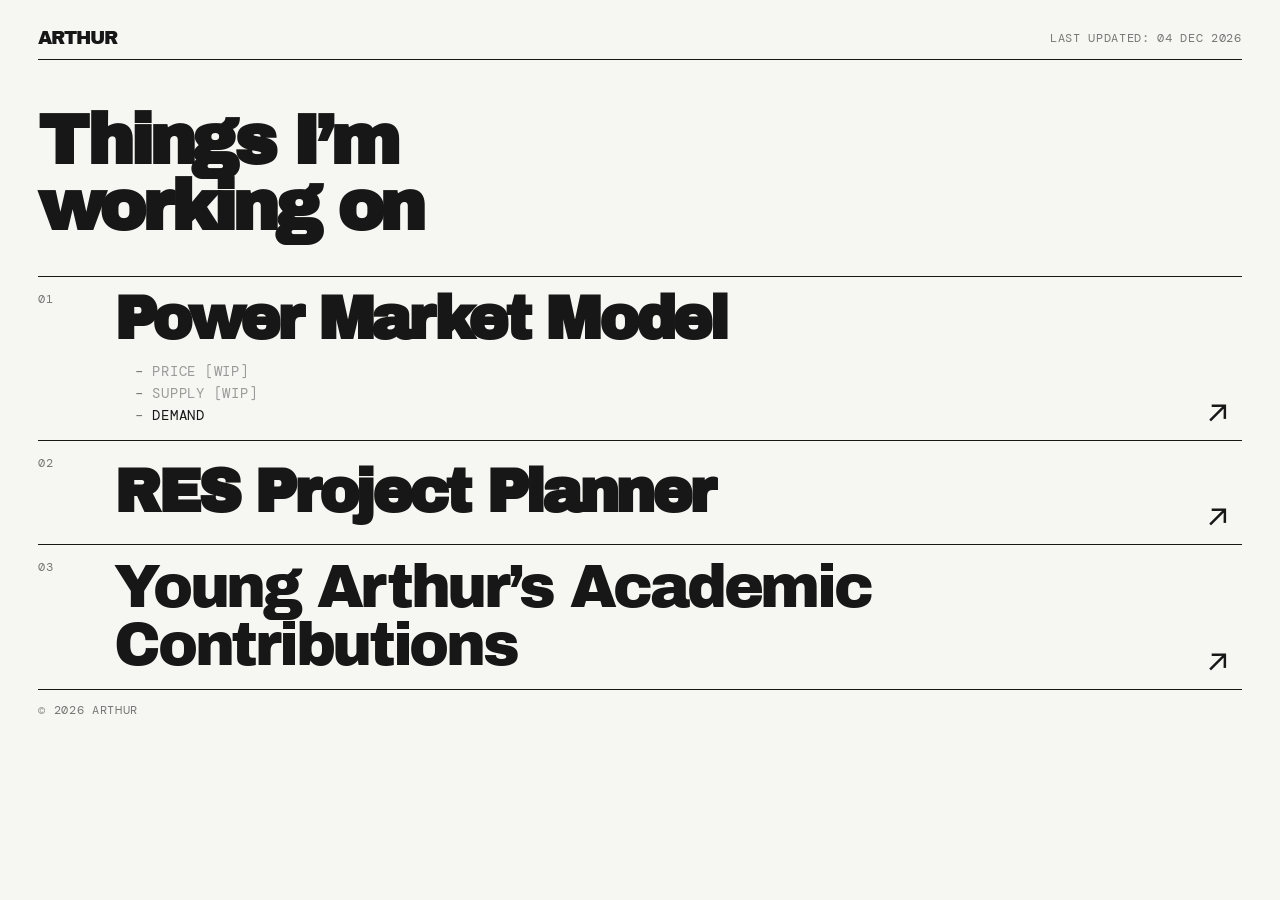
<file: index.html>
<!doctype html>
<html lang="en">
  <head>
    <meta charset="UTF-8" />
    <meta name="viewport" content="width=device-width, initial-scale=1.0" />
    <meta name="description" content="Arthur's project portfolio." />
    <title>Arthur — Projects</title>
    <link rel="preconnect" href="https://fonts.googleapis.com" />
    <link rel="preconnect" href="https://fonts.gstatic.com" crossorigin />
    <link href="https://fonts.googleapis.com/css2?family=Archivo+Black&family=DM+Mono:wght@400;500&family=Inter:wght@400;500;600;700;800&display=swap" rel="stylesheet" />
    <link rel="stylesheet" href="styles.css?v=2026-11-19b" />
  </head>
  <body>
    <div class="custom-cursor" aria-hidden="true"></div>
    <main class="page-shell">
      <header class="site-header">
        <a class="wordmark" href="./" aria-label="Arthur's project portfolio">ARTHUR</a>
        <p class="header-note" id="updated-on">LAST UPDATED: —</p>
      </header>

      <section class="intro" aria-labelledby="page-title">
        <h1 id="page-title">Things I’m<br />working on</h1>
      </section>

      <section class="projects" aria-label="Projects">
        <div class="project-card project-card--split">
          <div class="project-number">01</div>
          <div class="project-content">
            <h2><a class="card-link" href="power-market-model.html">Power Market Model</a></h2>
            <ul class="project-sublist">
              <li class="is-wip">Price [WIP]</li>
              <li class="is-wip">Supply [WIP]</li>
              <li><a href="power-demand.html">Demand</a></li>
            </ul>
          </div>
          <span class="arrow" aria-hidden="true">↗</span>
        </div>
        <a class="project-card project-card--link" href="https://renewables-year-weaver.lovable.app" target="_blank" rel="noreferrer">
          <div class="project-number">02</div>
          <div class="project-content">
            <h2>RES Project Planner</h2>
          </div>
          <span class="arrow" aria-hidden="true">↗</span>
        </a>
        <button class="project-card project-card--button" type="button" data-open-modal>
          <span class="project-number">03</span>
          <span class="project-content">
            <span class="project-title">Young Arthur’s Academic Contributions</span>
          </span>
          <span class="arrow" aria-hidden="true">↗</span>
        </button>
      </section>

      <footer><span>© 2026 ARTHUR</span></footer>
    </main>

    <dialog class="modal" aria-labelledby="modal-title">
      <div class="modal-header">
        <h2 id="modal-title">Academic Contributions?</h2>
        <button class="close-button" type="button" aria-label="Close academic contributions" data-close-modal>×</button>
      </div>
      <p class="modal-eyebrow">THESES</p>
      <div class="thesis-list">
        <a class="thesis-card" href="https://www.diva-portal.org/smash/record.jsf?pid=diva2%3A1793599&dswid=9475" target="_blank" rel="noreferrer">
          <span class="source">DIVA PORTAL <span aria-hidden="true">↗</span></span>
          <strong>Master Thesis</strong><span class="thesis-arrow" aria-hidden="true">↗</span>
        </a>
        <a class="thesis-card" href="https://epub.fir.de/frontdoor/index/index/year/2021/docId/441" target="_blank" rel="noreferrer">
          <span class="source">FIR EPUB <span aria-hidden="true">↗</span></span>
          <strong>Bachelor Thesis</strong><span class="thesis-arrow" aria-hidden="true">↗</span>
        </a>
      </div>
    </dialog>
    <script src="cursor.js?v=2026-11-19b"></script>
    <script src="script.js?v=2026-11-19b"></script>
  </body>
</html>
</file>
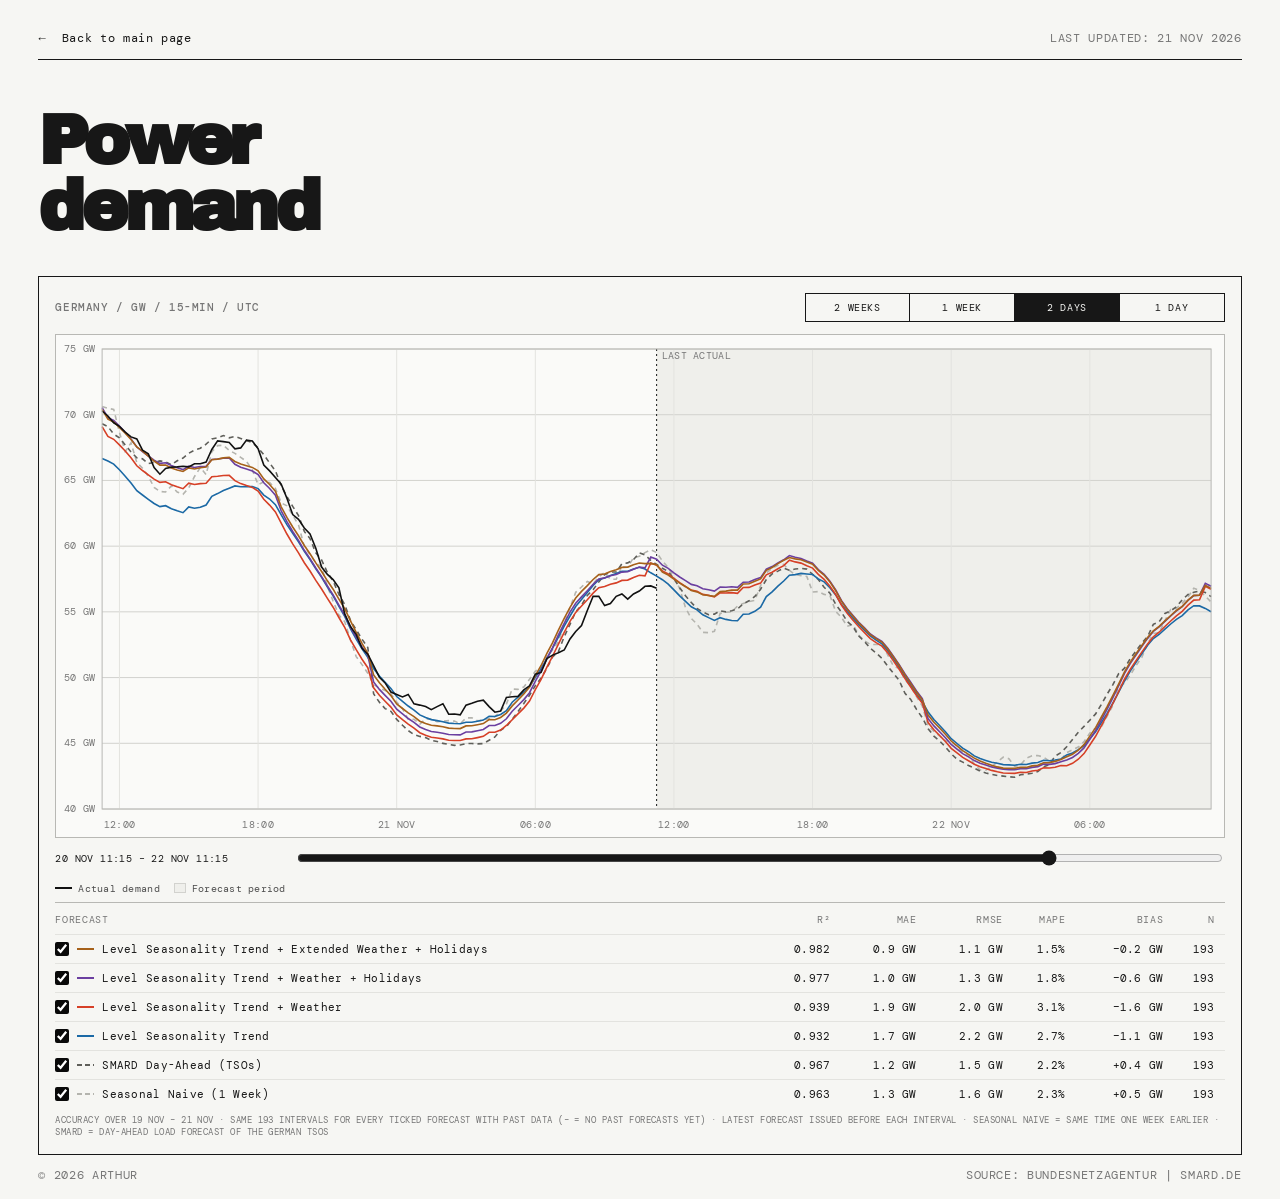
<file: power-demand.html>
<!doctype html>
<html lang="en">
  <head>
    <meta charset="UTF-8" />
    <meta name="viewport" content="width=device-width, initial-scale=1.0" />
    <meta name="description" content="German power demand: actuals and model forecasts." />
    <title>Power Demand — Arthur</title>
    <link rel="preconnect" href="https://fonts.googleapis.com" />
    <link rel="preconnect" href="https://fonts.gstatic.com" crossorigin />
    <link href="https://fonts.googleapis.com/css2?family=Archivo+Black&family=DM+Mono:wght@400;500&family=Inter:wght@400;500;600;700;800&display=swap" rel="stylesheet" />
    <link rel="stylesheet" href="styles.css?v=2026-11-20l" />
    <link rel="stylesheet" href="power-market-model.css?v=2026-11-20l" />
  </head>
  <body>
    <div class="custom-cursor" aria-hidden="true"></div>
    <main class="page-shell model-page">
      <header class="site-header model-header">
        <a class="back-link" href="./">←&nbsp; Back to main page</a>
        <p class="header-note" id="updated-on">LAST UPDATED: —</p>
      </header>

      <section class="model-intro" aria-labelledby="page-title">
        <h1 id="page-title">Power<br />demand</h1>
      </section>

      <section class="chart-grid chart-grid--single" aria-label="Power demand chart">
        <article class="chart-panel" id="demand-panel">
          <div class="demand-toolbar">
            <p class="eyebrow">GERMANY / GW / 15-MIN / UTC</p>
            <div class="view-tabs" role="group" aria-label="Timeframe">
              <button type="button" data-days="14" aria-pressed="false">2 WEEKS</button>
              <button type="button" data-days="7" aria-pressed="false">1 WEEK</button>
              <button type="button" data-days="2" aria-pressed="true">2 DAYS</button>
              <button type="button" data-days="1" aria-pressed="false">1 DAY</button>
            </div>
          </div>
          <div class="chart-wrap">
            <div class="chart-loading" id="chart-status">Loading demand data…</div>
            <svg id="demand-chart" role="img" aria-label="German power demand: actuals and selected forecasts"></svg>
            <div class="chart-tip" hidden></div>
          </div>
          <label class="moment">
            <span class="moment-label" id="window-label">—</span>
            <input type="range" id="window-slider" min="0" max="0" step="1" value="0" aria-label="Move the time window" />
          </label>
          <div class="legend" id="demand-legend" aria-label="Chart legend"></div>
          <div class="table-scroll">
            <table class="model-table" id="model-table">
              <thead>
                <tr>
                  <th scope="col">Forecast</th>
                  <th scope="col" title="Coefficient of determination">R²</th>
                  <th scope="col" title="Mean absolute error">MAE</th>
                  <th scope="col" title="Root mean squared error">RMSE</th>
                  <th scope="col" title="Mean absolute percentage error">MAPE</th>
                  <th scope="col" title="Mean forecast minus actual">Bias</th>
                  <th scope="col" title="Intervals with both forecast and actual">N</th>
                </tr>
              </thead>
              <tbody></tbody>
            </table>
          </div>
          <p class="supply-note" id="stats-note"></p>
        </article>
      </section>

      <footer><span>© 2026 ARTHUR</span><span>SOURCE: BUNDESNETZAGENTUR | SMARD.DE</span></footer>
    </main>
    <script src="cursor.js?v=2026-11-20l"></script>
    <script src="power-demand.js?v=2026-11-20l"></script>
  </body>
</html>
</file>
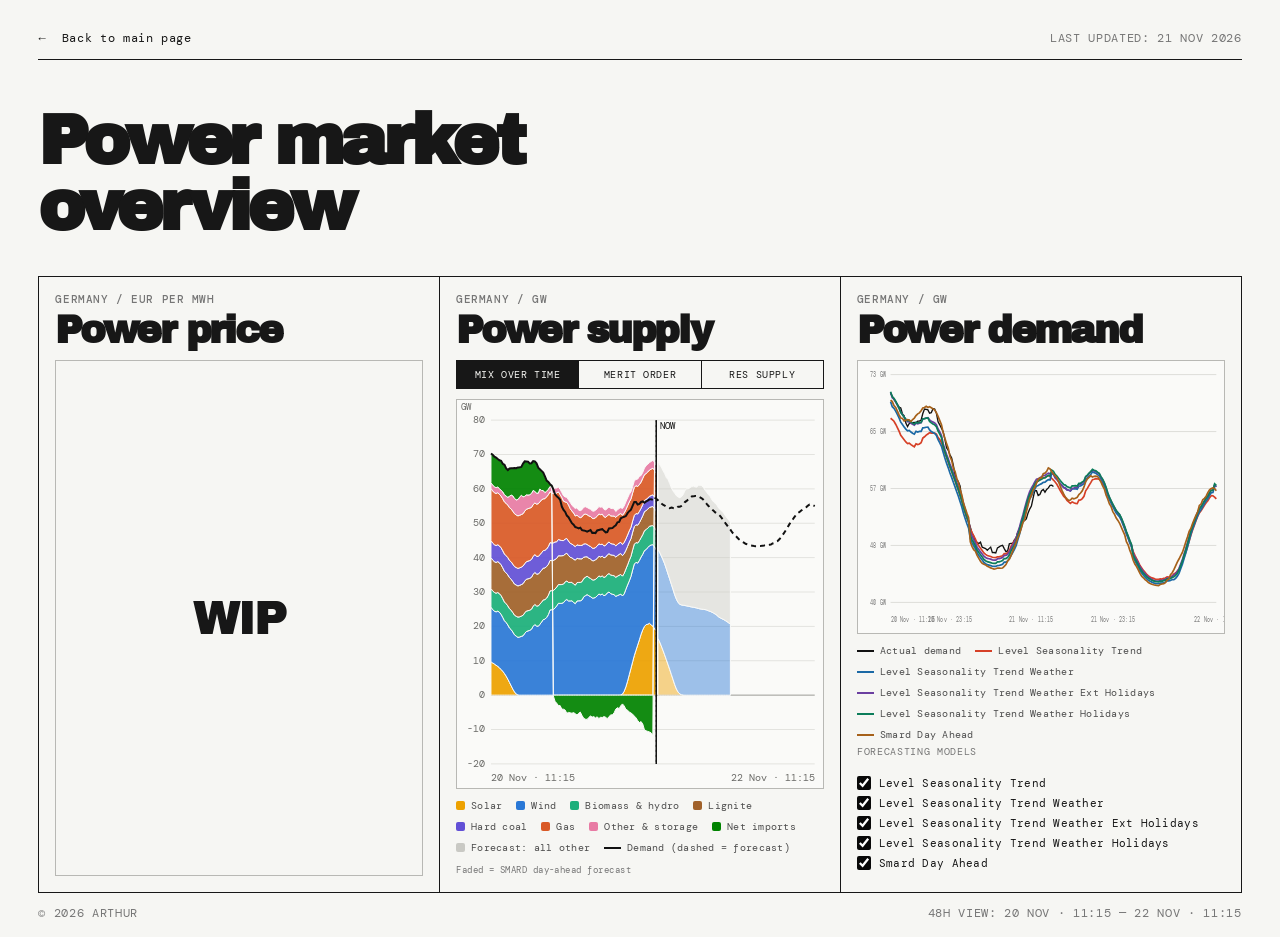
<file: power-market-model.html>
<!doctype html>
<html lang="en">
  <head>
    <meta charset="UTF-8" />
    <meta name="viewport" content="width=device-width, initial-scale=1.0" />
    <meta name="description" content="German power market model dashboard." />
    <title>Power Market Model — Arthur</title>
    <link rel="preconnect" href="https://fonts.googleapis.com" />
    <link rel="preconnect" href="https://fonts.gstatic.com" crossorigin />
    <link href="https://fonts.googleapis.com/css2?family=Archivo+Black&family=DM+Mono:wght@400;500&family=Inter:wght@400;500;600;700;800&display=swap" rel="stylesheet" />
    <link rel="stylesheet" href="styles.css?v=2026-11-10e" />
    <link rel="stylesheet" href="power-market-model.css?v=2026-11-10e" />
  </head>
  <body>
    <div class="custom-cursor" aria-hidden="true"></div>
    <main class="page-shell model-page">
      <header class="site-header model-header">
        <a class="back-link" href="./">←&nbsp; Back to main page</a>
        <p class="header-note" id="snapshot-updated">LAST UPDATED: —</p>
      </header>

      <section class="model-intro" aria-labelledby="page-title">
        <h1 id="page-title">Power market<br />overview</h1>
      </section>

      <section class="chart-grid" aria-label="Power market charts">
        <article class="chart-panel chart-panel--wip">
          <div class="chart-heading">
            <p class="eyebrow">GERMANY / EUR PER MWH</p>
            <h2>Power price</h2>
          </div>
          <div class="wip-state"><span>WIP</span></div>
        </article>

        <article class="chart-panel" id="supply-panel">
          <div class="chart-heading">
            <p class="eyebrow">GERMANY / GW</p>
            <h2>Power supply</h2>
          </div>
          <div class="view-tabs" role="group" aria-label="Supply chart view">
            <button type="button" data-view="mix" aria-pressed="true">MIX OVER TIME</button>
            <button type="button" data-view="merit" aria-pressed="false">MERIT ORDER</button>
            <button type="button" data-view="res" aria-pressed="false">RES SUPPLY</button>
          </div>
          <div class="chart-wrap">
            <div class="chart-loading">Loading supply data…</div>
            <svg role="img" aria-label="German power generation by source and demand"></svg>
            <div class="chart-tip" hidden></div>
          </div>
          <div class="moment">
            <span class="moment-label">—</span>
            <input type="range" min="0" value="0" aria-label="Moment shown in the merit order" />
          </div>
          <div class="legend" aria-label="Supply chart legend"></div>
          <p class="supply-note"></p>
        </article>

        <article class="chart-panel chart-panel--demand">
          <div class="chart-heading">
            <p class="eyebrow">GERMANY / GW</p>
            <h2>Power demand</h2>
          </div>
          <div class="chart-wrap" id="demand-chart-wrap">
            <div class="chart-loading" id="chart-status">Loading demand data…</div>
            <svg id="demand-chart" viewBox="0 0 640 320" role="img" aria-labelledby="demand-chart-title demand-chart-description" preserveAspectRatio="none">
              <title id="demand-chart-title">German power demand</title>
              <desc id="demand-chart-description">Actual demand and selected demand model forecasts.</desc>
            </svg>
          </div>
          <div class="legend" id="demand-legend" aria-label="Demand chart legend"></div>
          <fieldset class="model-choices" id="demand-model-choices">
            <legend>FORECASTING MODELS</legend>
          </fieldset>
        </article>
      </section>

      <footer><span>© 2026 ARTHUR</span><span id="data-window">POWER MARKET MODEL</span></footer>
    </main>
    <script src="cursor.js?v=2026-11-10e"></script>
    <script src="power-market-model.js?v=2026-11-10e"></script>
    <script src="power-market-model-supply.js?v=2026-11-10e"></script>
  </body>
</html>
</file>
<file: styles.css>
:root { --black: #090909; --ink: #171717; --grey: #767676; --off-white: #f6f6f3; }
* { box-sizing: border-box; }
html { background: var(--off-white); }
body { margin: 0; color: var(--ink); background: var(--off-white); font-family: Inter, Arial, sans-serif; }
button, a { font: inherit; }
.page-shell { max-width: 1440px; min-height: 100vh; margin: auto; padding: 16px 3vw; }
.site-header, footer { display: flex; align-items: baseline; justify-content: space-between; }
.site-header { height: 44px; align-items: center; padding: 0; border-bottom: 1px solid var(--ink); }
.wordmark { color: inherit; font-family: "Archivo Black", Impact, sans-serif; font-size: 1.15rem; letter-spacing: -.06em; text-decoration: none; }
.header-note, .eyebrow, .project-number, footer, .source, .modal-eyebrow { font-family: "DM Mono", monospace; font-size: .75rem; letter-spacing: .055em; }
.header-note { margin: 0; color: var(--grey); }
.intro { max-width: 800px; padding: clamp(24px, 4vw, 48px) 0 clamp(20px, 3vw, 36px); }
.eyebrow { display: block; margin: 0 0 8px; color: var(--grey); font-weight: 500; }
h1, h2 { margin: 0; font-family: "Archivo Black", Impact, sans-serif; letter-spacing: -.06em; line-height: .94; }
h1 { font-size: clamp(3.25rem, 8.7vw, 8.5rem); }
.intro h1 { font-size: clamp(2.5rem, 5.5vw, 5.25rem); }
.projects { border-top: 1px solid var(--ink); }
.project-card { position: relative; display: grid; grid-template-columns: 62px 1fr 36px; gap: 14px; width: 100%; min-height: 104px; padding: 14px 0; border: 0; border-bottom: 1px solid var(--ink); color: inherit; background: transparent; text-align: left; }
.project-card--link, .project-card--link:visited, .project-card--link:hover, .project-card--link:focus-visible, .project-card--link * { text-decoration: none !important; }
.project-card--button { cursor: pointer; }
.project-number { color: var(--grey); }
.project-sublist { margin: 12px 0 0; padding-left: 1.5em; list-style: none; font-family: "DM Mono", monospace; font-size: .85rem; letter-spacing: .055em; line-height: 1.6; text-transform: uppercase; }
.project-sublist li::before { content: "– "; color: var(--grey); }
.project-sublist .is-wip { color: #9a9a9a; }
.project-sublist a { position: relative; z-index: 1; color: var(--ink); text-decoration: none; }
.project-sublist a:hover, .project-sublist a:focus-visible { text-decoration: underline; text-underline-offset: 4px; }
.card-link, .card-link:visited { color: inherit; text-decoration: none; }
.card-link::after { content: ""; position: absolute; inset: 0; }
.card-link:focus-visible { outline: none; }
.project-card--split:has(.card-link:focus-visible) { outline: 3px solid var(--ink); outline-offset: -3px; }
.project-content { display: flex; flex-direction: column; align-items: flex-start; justify-content: center; }
.project-card h2, .project-title { display: block; max-width: 1000px; font-family: "Archivo Black", Impact, sans-serif; font-size: clamp(2rem, 4.7vw, 4.75rem); letter-spacing: -.055em; line-height: .96; }
.arrow { align-self: end; font-size: 2rem; line-height: 1; transition: transform 160ms ease; }
.project-card--button:hover .arrow, .project-card--button:focus-visible .arrow { transform: translate(5px, -5px); }
.project-card--button:focus-visible { outline: 3px solid var(--ink); outline-offset: -3px; }
.project-card--placeholder { color: #8c8c8c; }
.project-card--placeholder .eyebrow { color: #999; }
footer { padding: 12px 0 0; color: var(--grey); }
.modal { width: min(100vw - 52px, 1028px); margin: auto; padding: clamp(34px, 5vw, 54px); border: 0; color: #f7f7f7; background: var(--black); box-shadow: 0 0 0 1px #000; }
.modal::backdrop { background: rgb(0 0 0 / .55); }
.modal-header { display: flex; align-items: flex-start; justify-content: space-between; gap: 24px; }
.modal h2 { font-size: clamp(2.1rem, 5vw, 4.2rem); }
.close-button { display: grid; width: 40px; height: 40px; flex: 0 0 auto; place-items: center; padding: 0; border: 3px solid #a6a6a6; color: #a6a6a6; background: transparent; font-family: Arial, sans-serif; font-size: 2.5rem; line-height: .5; cursor: pointer; }
.close-button:hover, .close-button:focus-visible { color: white; border-color: white; }
.modal-eyebrow { margin: 14px 0 24px; color: #aaa; font-size: 1.25rem; }
.thesis-list { display: grid; gap: 14px; }
.thesis-card { position: relative; display: flex; flex-direction: column; gap: 14px; min-height: 120px; padding: 24px 26px; border: 2px solid #575757; color: inherit; text-decoration: none; transition: border-color 160ms ease, background 160ms ease; }
.thesis-card:hover, .thesis-card:focus-visible { border-color: #fff; background: #161616; }
.source { color: #aaa; font-size: 1.15rem; }
.thesis-card strong { font-family: "Archivo Black", Impact, sans-serif; font-size: clamp(1.7rem, 3.8vw, 3.35rem); letter-spacing: -.055em; line-height: 1; }
.thesis-arrow { position: absolute; top: 50%; right: 32px; color: #aaa; font-size: 2.25rem; transform: translateY(-50%); }
.custom-cursor { display: none; }
@media (hover: hover) and (pointer: fine) {
  html.cursor-active, html.cursor-active * { cursor: none !important; }
  html.cursor-active .custom-cursor { position: fixed; z-index: 1000; display: block; width: 20px; height: 20px; top: 0; left: 0; background: #fff; mix-blend-mode: difference; pointer-events: none; transform: translate(-50%, -50%); }
}
@media (max-width: 600px) { .page-shell { padding: 14px 16px; } .header-note { display: none; } .project-card { grid-template-columns: 34px 1fr 25px; min-height: 88px; } .project-card h2, .project-title { font-size: 2rem; } .arrow { font-size: 1.5rem; } .modal { width: calc(100vw - 28px); padding: 28px 20px; } .modal-eyebrow { margin-bottom: 18px; } .thesis-card { min-height: 104px; padding: 18px 16px; } .source { font-size: .85rem; } .thesis-arrow { right: 18px; } }
</file>
<file: power-market-model.css>
.back-link { color: var(--ink); font-family: "DM Mono", monospace; font-size: .75rem; letter-spacing: .055em; text-decoration: none; }
.back-link:hover, .back-link:focus-visible { text-decoration: underline; text-underline-offset: 5px; }
.model-intro { max-width: 1000px; padding: clamp(24px, 4vw, 48px) 0 clamp(20px, 3vw, 36px); }
.model-intro h1 { font-size: clamp(2.5rem, 5.5vw, 5.25rem); }
.chart-grid { display: grid; grid-template-columns: repeat(3, minmax(0, 1fr)); border-top: 1px solid var(--ink); border-left: 1px solid var(--ink); }
.chart-panel { display: flex; min-width: 0; min-height: 480px; flex-direction: column; padding: 16px; border-right: 1px solid var(--ink); border-bottom: 1px solid var(--ink); }
.chart-heading { padding-bottom: 12px; }
.chart-heading .eyebrow { margin-bottom: 6px; font-size: .66rem; }
.chart-heading h2 { font-size: clamp(1.8rem, 3vw, 3.2rem); }
.chart-wrap { position: relative; min-height: 272px; flex: 1; overflow: hidden; border: 1px solid #b8b8b4; background: #fafaf8; }
.chart-wrap svg { display: block; width: 100%; height: 100%; min-height: 272px; }
.chart-loading { position: absolute; z-index: 1; top: 50%; width: 100%; padding: 0 24px; color: var(--grey); font-family: "DM Mono", monospace; font-size: .73rem; letter-spacing: .05em; text-align: center; transform: translateY(-50%); }
.chart-loading.is-hidden { display: none; }
.legend { display: flex; min-height: 34px; flex-wrap: wrap; gap: 8px 14px; align-items: center; padding: 10px 0 4px; color: #4d4d4d; font-family: "DM Mono", monospace; font-size: .65rem; letter-spacing: .025em; }
.legend-item { display: inline-flex; align-items: center; gap: 6px; }
.legend-line { width: 17px; height: 2px; }
.model-choices { margin: 0; padding: 10px 0 0; border: 0; border-top: 1px solid #b8b8b4; color: var(--ink); font-family: "DM Mono", monospace; font-size: .68rem; letter-spacing: .025em; }
.model-choices legend { width: 100%; padding: 0 0 8px; color: var(--grey); font-size: .64rem; letter-spacing: .065em; }
.model-choice { display: flex; gap: 8px; align-items: center; margin: 0 0 6px; cursor: pointer; }
.model-choice input { width: 14px; height: 14px; margin: 0; accent-color: var(--black); }
.model-choices.is-empty { display: flex; align-items: flex-end; color: var(--grey); }
.wip-state { display: grid; flex: 1; place-content: center; gap: 12px; min-height: 272px; border: 1px solid #b8b8b4; color: var(--grey); text-align: center; }
.wip-state span { color: var(--ink); font-family: "Archivo Black", Impact, sans-serif; font-size: 3rem; letter-spacing: -.07em; }
.chart-grid + footer { padding-top: 12px; }
@media (max-width: 960px) { .chart-grid { grid-template-columns: 1fr; } .chart-panel { min-height: 420px; } }
@media (max-width: 600px) { .model-intro { padding-top: 20px; } .chart-panel { min-height: 400px; padding: 14px; } .chart-wrap, .chart-wrap svg { min-height: 235px; } }
.view-tabs { display: flex; margin: 0 0 10px; }
.view-tabs button { flex: 1; padding: 7px 8px; border: 1px solid var(--ink); background: transparent; color: var(--ink); font-family: "DM Mono", monospace; font-size: .62rem; letter-spacing: .06em; }
.view-tabs button + button { border-left: 0; }
.view-tabs button[aria-pressed="true"] { background: var(--ink); color: var(--off-white); }
.chart-tip { position: absolute; z-index: 2; min-width: 150px; padding: 8px 10px; border: 1px solid var(--ink); background: #fff; color: var(--ink); font-family: "DM Mono", monospace; font-size: .62rem; pointer-events: none; }
.tip-head { margin-bottom: 6px; color: var(--grey); letter-spacing: .04em; }
.tip-row { display: flex; align-items: center; gap: 6px; line-height: 1.6; }
.tip-row b { margin-left: auto; padding-left: 12px; font-weight: 500; }
.tip-total { margin-top: 4px; padding-top: 4px; border-top: 1px solid #d2d2ce; }
.tip-foot { margin-top: 6px; color: var(--grey); }
.swatch { width: 9px; height: 9px; flex: 0 0 auto; border-radius: 2px; }
.moment { display: none; align-items: center; gap: 10px; padding: 10px 0 0; font-family: "DM Mono", monospace; font-size: .62rem; letter-spacing: .04em; }
.moment-label { flex: 0 0 auto; min-width: 150px; }
.moment input { flex: 1; min-width: 0; accent-color: var(--ink); }
#supply-panel.is-merit .moment { display: flex; }
.supply-note { margin: 6px 0 0; color: var(--grey); font-family: "DM Mono", monospace; font-size: .58rem; letter-spacing: .05em; }
#supply-panel .chart-wrap { min-height: 272px; }
#supply-panel .chart-wrap svg { position: absolute; inset: 0; width: 100%; height: 100%; min-height: 0; }
@media (max-width: 600px) { #supply-panel .chart-wrap { min-height: 235px; } }
.chart-grid--single { grid-template-columns: 1fr; }
#demand-panel { min-height: 0; }
.demand-toolbar { display: flex; flex-wrap: wrap; gap: 10px 16px; align-items: center; justify-content: space-between; padding-bottom: 12px; }
.demand-toolbar .eyebrow { margin: 0; font-size: .66rem; }
.demand-toolbar .view-tabs { margin: 0; min-width: min(100%, 420px); }
#demand-panel .chart-wrap { flex: none; height: clamp(340px, 56vh, 580px); min-height: 0; }
#demand-panel .chart-wrap svg { position: absolute; inset: 0; width: 100%; height: 100%; min-height: 0; }
#demand-panel .moment { display: flex; }
#demand-panel .moment-label { min-width: 230px; }
.axis-text { fill: #777; font-family: "DM Mono", monospace; font-size: 10px; letter-spacing: .03em; }
.legend-line { background: var(--line); }
.legend-line.is-dashed { background: repeating-linear-gradient(90deg, var(--line) 0 5px, transparent 5px 8px); }
.legend-shade { width: 12px; height: 10px; border: 1px solid #d2d2ce; background: #efefeb; }
.chart-tip i { margin-left: 6px; color: var(--grey); font-style: normal; }
.table-scroll { overflow-x: auto; border-top: 1px solid #b8b8b4; }
.model-table { width: 100%; border-collapse: collapse; font-family: "DM Mono", monospace; font-size: .68rem; letter-spacing: .025em; white-space: nowrap; }
.model-table th { padding: 10px 10px 8px 0; color: var(--grey); font-size: .62rem; font-weight: 400; letter-spacing: .065em; text-align: right; text-transform: uppercase; }
.model-table td { padding: 7px 10px 7px 0; border-top: 1px solid #e3e3df; text-align: right; font-variant-numeric: tabular-nums; }
.model-table th:first-child, .model-table td:first-child { text-align: left; }
.model-table .model-choice { margin: 0; }
.model-table .legend-line { display: inline-block; width: 17px; height: 2px; }
@media (max-width: 600px) { #demand-panel .chart-wrap { height: 320px; } #demand-panel .moment-label { min-width: 0; } .demand-toolbar .view-tabs { min-width: 100%; } }
.chart-tip .tip-row b { white-space: nowrap; }
.model-table td:first-child { white-space: normal; }
</file>
